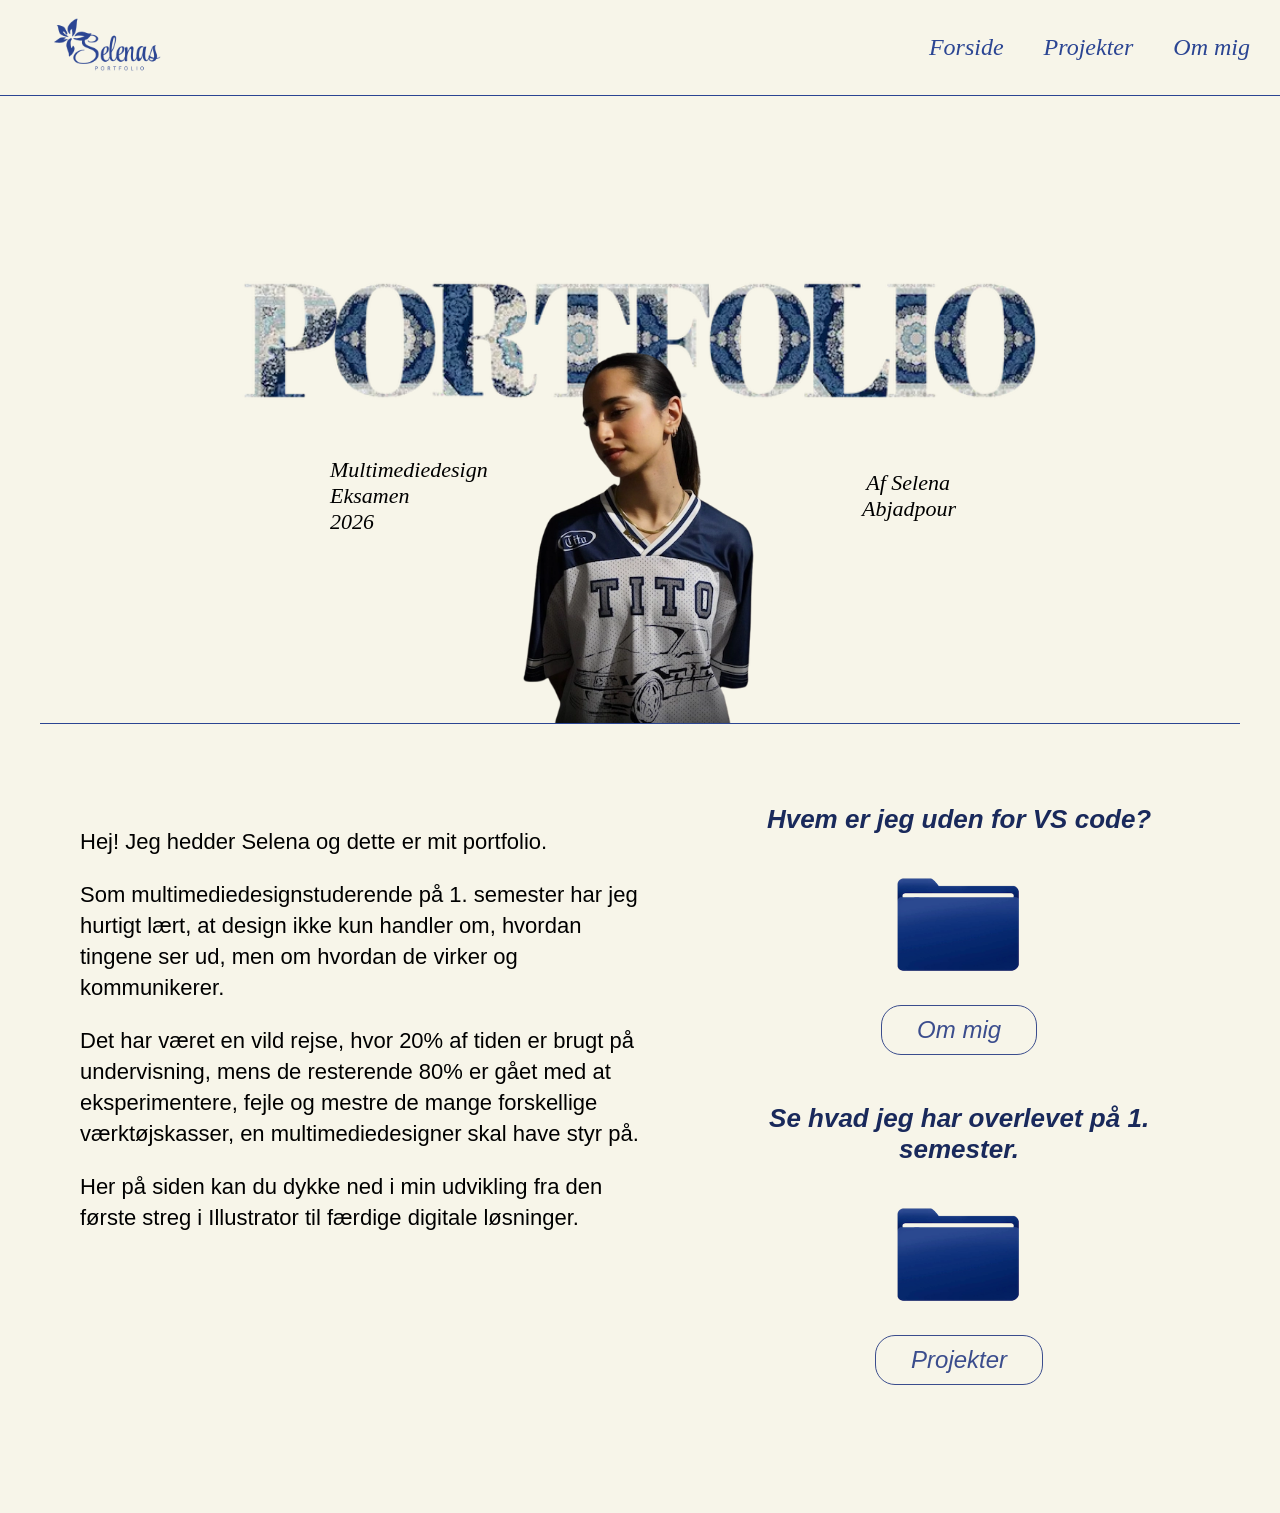
<file: index.html>
<!DOCTYPE html>
<html lang="da">
  <head>
    <meta charset="UTF-8" />
    <meta name="viewport" content="width=device-width, initial-scale=1.0" />
    <link rel="stylesheet" href="css/forside.css" />
    <link rel="stylesheet" href="css/generel.css" />
    <title>Forside</title>
  </head>
  <body>
    <header>
      <div class="logo">
        <a href="index.html">
          <img src="images/LOGO.png" alt="Logo" />
        </a>
      </div>
      <nav>
        <ul class="menu">
          <li><a href="index.html">Forside</a></li>
          <li><a href="projekter.html">Projekter</a></li>
          <li><a href="ommig.html">Om mig</a></li>
        </ul>
        <button class="burger">
          <span class="line"></span>
          <span class="line"></span>
          <span class="line"></span>
        </button>
      </nav>
    </header>
    <main>
      <section class="Forside">
        <img src="images/portfoliotekst.mindre.webp" alt="Forsidetekst" class="forsidetekst" />
        <img src="images/FORSIDE.PORTTRÆTBILLEDE.webp" alt="Forsidebillede" class="forsidebillede" />
        <div class="venstretekst">Multimediedesign Eksamen 2026</div>
        <div class="højretekst">Af Selena Abjadpour</div>
      </section>
      <section class="introduktion">
        <div class="boks">
          <p>Hej! Jeg hedder Selena og dette er mit portfolio.</p>
          <p>Som multimediedesignstuderende på 1. semester har jeg hurtigt lært, at design ikke kun handler om, hvordan tingene ser ud, men om hvordan de virker og kommunikerer.</p>
          <p>Det har været en vild rejse, hvor 20% af tiden er brugt på undervisning, mens de resterende 80% er gået med at eksperimentere, fejle og mestre de mange forskellige værktøjskasser, en multimediedesigner skal have styr på.</p>
          <p>Her på siden kan du dykke ned i min udvikling fra den første streg i Illustrator til færdige digitale løsninger.</p>
        </div>
        <section class="mappe-sektion">
          <h3>Hvem er jeg uden for VS code?</h3>
          <img src="images/bluefolder.png" alt="Mappe ikon" class="mappe-ikon" />
          <a href="ommig.html" class="cta-knap">Om mig</a>
          <h3>Se hvad jeg har overlevet på 1. semester.</h3>
          <img src="images/bluefolder.png" alt="Mappe ikon" class="mappe-ikon" />
          <a href="projekter.html" class="cta-knap">Projekter</a>
        </section>
      </section>
    </main>
    <script src="js/menu.js"></script>
  </body>
</html>
</file>
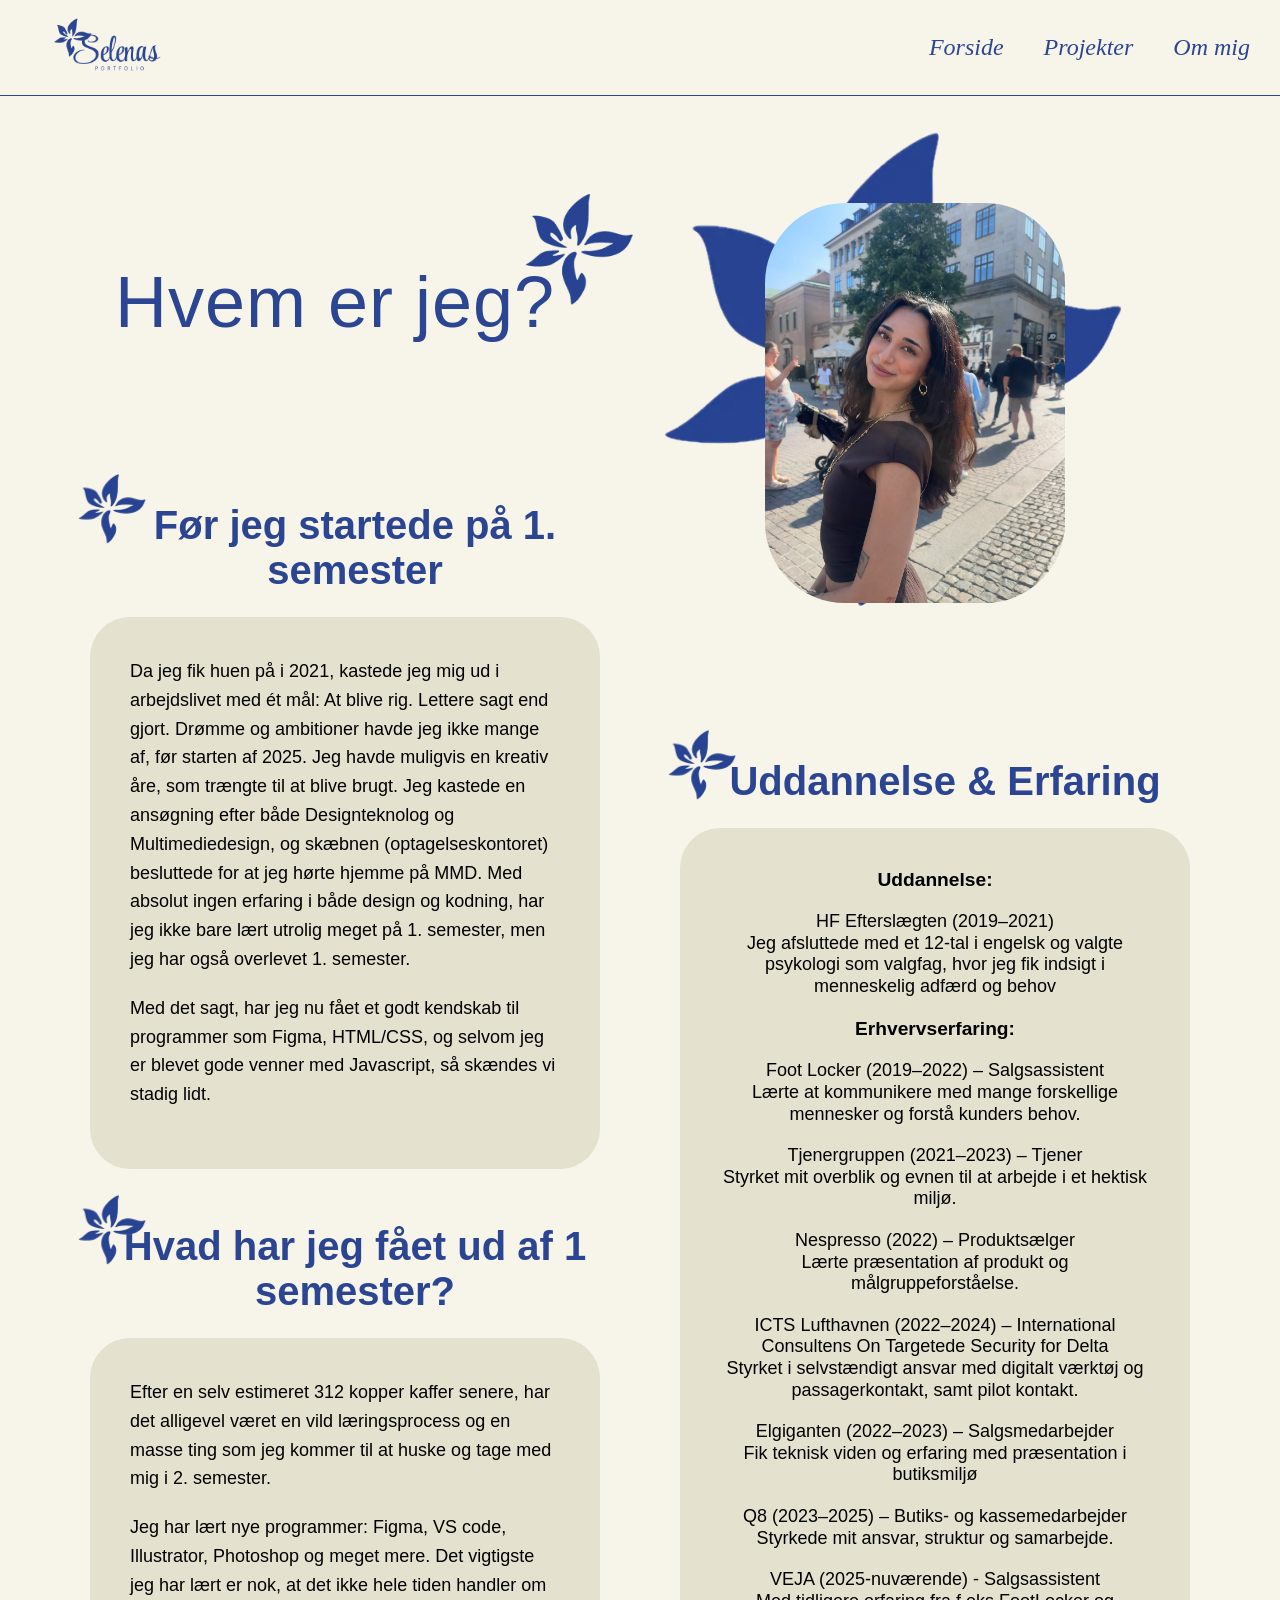
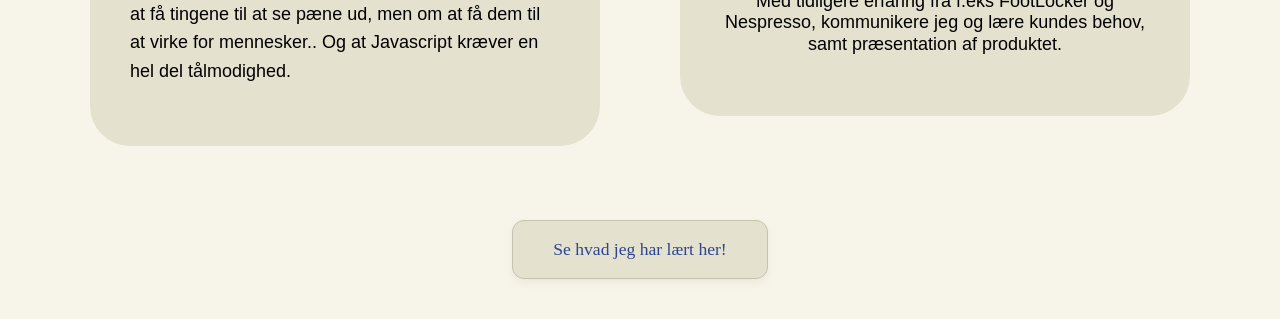
<file: ommig.html>
<!DOCTYPE html>
<html lang="da">
  <head>
    <meta charset="UTF-8" />
    <meta name="viewport" content="width=device-width, initial-scale=1.0" />
    <link rel="stylesheet" href="css/generel.css" />
    <link rel="stylesheet" href="css/ommig.css" />
    <title>Om Mig</title>
  </head>
  <body>
    <header>
      <div class="logo">
        <a href="index.html">
          <img src="images/LOGO.png" alt="Logo" />
        </a>
      </div>
      <nav>
        <ul class="menu">
          <li><a href="index.html">Forside</a></li>
          <li><a href="projekter.html">Projekter</a></li>
          <li><a href="ommig.html">Om mig</a></li>
        </ul>
        <button class="burger">
          <span class="line"></span>
          <span class="line"></span>
          <span class="line"></span>
        </button>
      </nav>
    </header>
    <section class="ommig">
      <div class="overskrift">
        <h2 class="hvemerjeg">Hvem er jeg?</h2>
        <img src="images/flower.webp" alt="Blomst dekoration" class="blomst" />
      </div>
      <div class="billede">
        <img src="images/stroget.webp" alt="Portræt af mig" class="portrait" />
        <img src="images/flower.webp" alt="Blomst dekoration" class="blomst2" />
      </div>
    </section>
    <section class="ommig-sektion">
      <div class="titel-tekst">
        <img src="images/flower.webp" alt="Blomst dekoration" class="blomst3" />
        <h2 class="lidtommig">Før jeg startede på 1. semester</h2>
        <div class="boks1">
          <p>
            Da jeg fik huen på i 2021, kastede jeg mig ud i arbejdslivet med ét mål: At blive rig. Lettere sagt end gjort. Drømme og ambitioner havde jeg ikke mange af, før starten af 2025. Jeg havde muligvis en kreativ åre, som trængte til at blive
            brugt. Jeg kastede en ansøgning efter både Designteknolog og Multimediedesign, og skæbnen (optagelseskontoret) besluttede for at jeg hørte hjemme på MMD. Med absolut ingen erfaring i både design og kodning, har jeg ikke bare lært utrolig
            meget på 1. semester, men jeg har også overlevet 1. semester.
          </p>
          <p>Med det sagt, har jeg nu fået et godt kendskab til programmer som Figma, HTML/CSS, og selvom jeg er blevet gode venner med Javascript, så skændes vi stadig lidt.</p>
        </div>
      </div>
      <div class="titel-tekst">
        <img src="images/flower.webp" alt="Blomst dekoration" class="blomst4" />
        <h2 class="lidtommig">Uddannelse & Erfaring</h2>
        <div class="tekst-boks erfaring-liste boks1">
          <p><strong>Uddannelse:</strong></p>
          <p>
            HF Efterslægten (2019–2021)<br />
            Jeg afsluttede med et 12-tal i engelsk og valgte psykologi som valgfag, hvor jeg fik indsigt i menneskelig adfærd og behov
          </p>
          <p><strong>Erhvervserfaring:</strong></p>
          <p>
            Foot Locker (2019–2022) – Salgsassistent<br />
            Lærte at kommunikere med mange forskellige mennesker og forstå kunders behov.
          </p>
          <p>
            Tjenergruppen (2021–2023) – Tjener<br />
            Styrket mit overblik og evnen til at arbejde i et hektisk miljø.
          </p>
          <p>
            Nespresso (2022) – Produktsælger<br />
            Lærte præsentation af produkt og målgruppeforståelse.
          </p>
          <p>
            ICTS Lufthavnen (2022–2024) – International Consultens On Targetede Security for Delta<br />
            Styrket i selvstændigt ansvar med digitalt værktøj og passagerkontakt, samt pilot kontakt.
          </p>
          <p>
            Elgiganten (2022–2023) – Salgsmedarbejder<br />
            Fik teknisk viden og erfaring med præsentation i butiksmiljø
          </p>
          <p>
            Q8 (2023–2025) – Butiks- og kassemedarbejder<br />
            Styrkede mit ansvar, struktur og samarbejde.
          </p>
          <p>
            VEJA (2025-nuværende) - Salgsassistent<br />
            Med tidligere erfaring fra f.eks FootLocker og Nespresso, kommunikere jeg og lære kundes behov, samt præsentation af produktet.
          </p>
        </div>
      </div>
      <div class="titel-tekst">
        <img src="images/flower.webp" alt="Blomst dekoration" class="blomst5" />
        <h2 class="lidtommig">Hvad har jeg fået ud af 1 semester?</h2>
        <div class="boks1">
          <p>Efter en selv estimeret 312 kopper kaffer senere, har det alligevel været en vild læringsprocess og en masse ting som jeg kommer til at huske og tage med mig i 2. semester.</p>
          <p>
            Jeg har lært nye programmer: Figma, VS code, Illustrator, Photoshop og meget mere. Det vigtigste jeg har lært er nok, at det ikke hele tiden handler om at få tingene til at se pæne ud, men om at få dem til at virke for mennesker.. Og at
            Javascript kræver en hel del tålmodighed.
          </p>
        </div>
      </div>
    </section>
    <div class="knap-beholder">
      <a href="projekter.html" class="bund-knap">Se hvad jeg har lært her!</a>
    </div>
    <script src="js/menu.js"></script>
  </body>
</html>
</file>
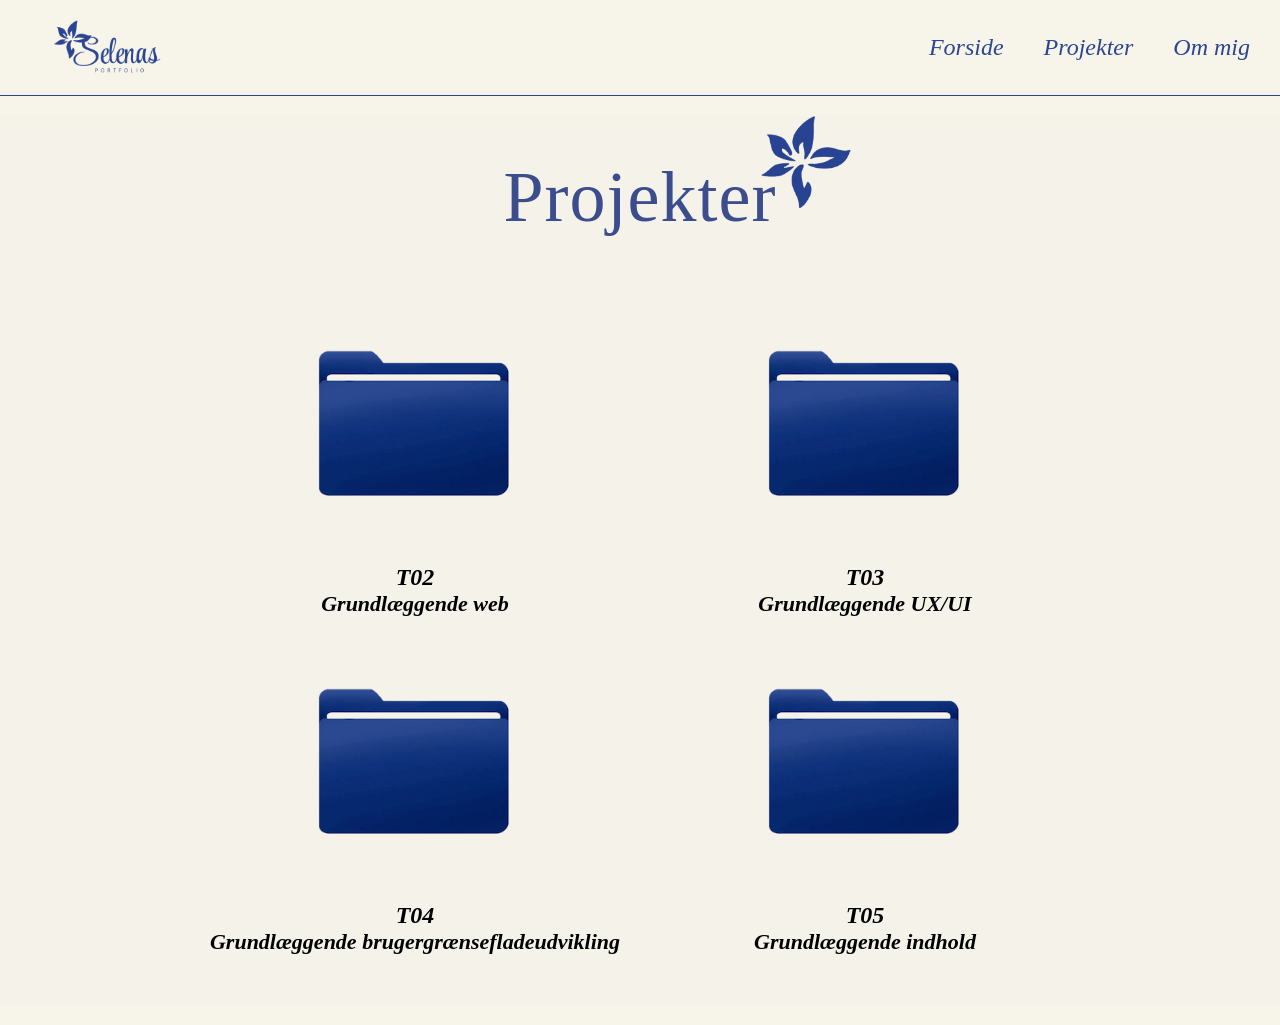
<file: projekter.html>
<html lang="da">
  <head>
    <meta charset="UTF-8" />
    <meta name="viewport" content="width=device-width, initial-scale=1.0" />
    <link rel="stylesheet" href="css/generel.css" />
    <link rel="stylesheet" href="css/projekter.css" />
    <title>Projekter</title>
  </head>
  <body>
    <header>
      <div class="logo">
        <a href="index.html">
          <img src="images/LOGO.png" alt="Logo" />
        </a>
      </div>
      <nav>
        <ul class="menu">
          <li><a href="index.html">Forside</a></li>
          <li><a href="projekter.html">Projekter</a></li>
          <li><a href="ommig.html">Om mig</a></li>
        </ul>
        <button class="burger">
          <span class="line"></span>
          <span class="line"></span>
          <span class="line"></span>
        </button>
      </nav>
    </header>
    <section class="projekter">
      <div class="blomst-container">
        <h2 class="projekter-titel">Projekter</h2>
        <img src="images/flower.webp" alt="Blomst dekoration" class="blomst-dekoration" />
      </div>
      <div class="projekt-liste">
        <div class="projekt-item">
          <a href="t02.html" class="projekt-link">
            <img src="images/bluefolder.png" alt="Mappe ikon" class="projekt-mappe" />
            <div class="projekt-tekst">
              <h3>T02</h3>
              <p>Grundlæggende web</p>
            </div>
          </a>
        </div>
        <div class="projekt-item">
          <a href="t03.html" class="projekt-link">
            <img src="images/bluefolder.png" alt="Mappe ikon" class="projekt-mappe" />
            <div class="projekt-tekst">
              <h3>T03</h3>
              <p>Grundlæggende UX/UI</p>
            </div>
          </a>
        </div>
        <div class="projekt-item">
          <a href="t04.html" class="projekt-link">
            <img src="images/bluefolder.png" alt="Mappe ikon" class="projekt-mappe" />
            <div class="projekt-tekst">
              <h3>T04</h3>
              <p>Grundlæggende brugergrænsefladeudvikling</p>
            </div>
          </a>
        </div>
        <div class="projekt-item">
          <a href="t05.html" class="projekt-link">
            <img src="images/bluefolder.png" alt="Mappe ikon" class="projekt-mappe" />
            <div class="projekt-tekst">
              <h3>T05</h3>
              <p>Grundlæggende indhold</p>
            </div>
          </a>
        </div>
      </div>
    </section>
    <script src="js/menu.js"></script>
  </body>
</html>
</file>
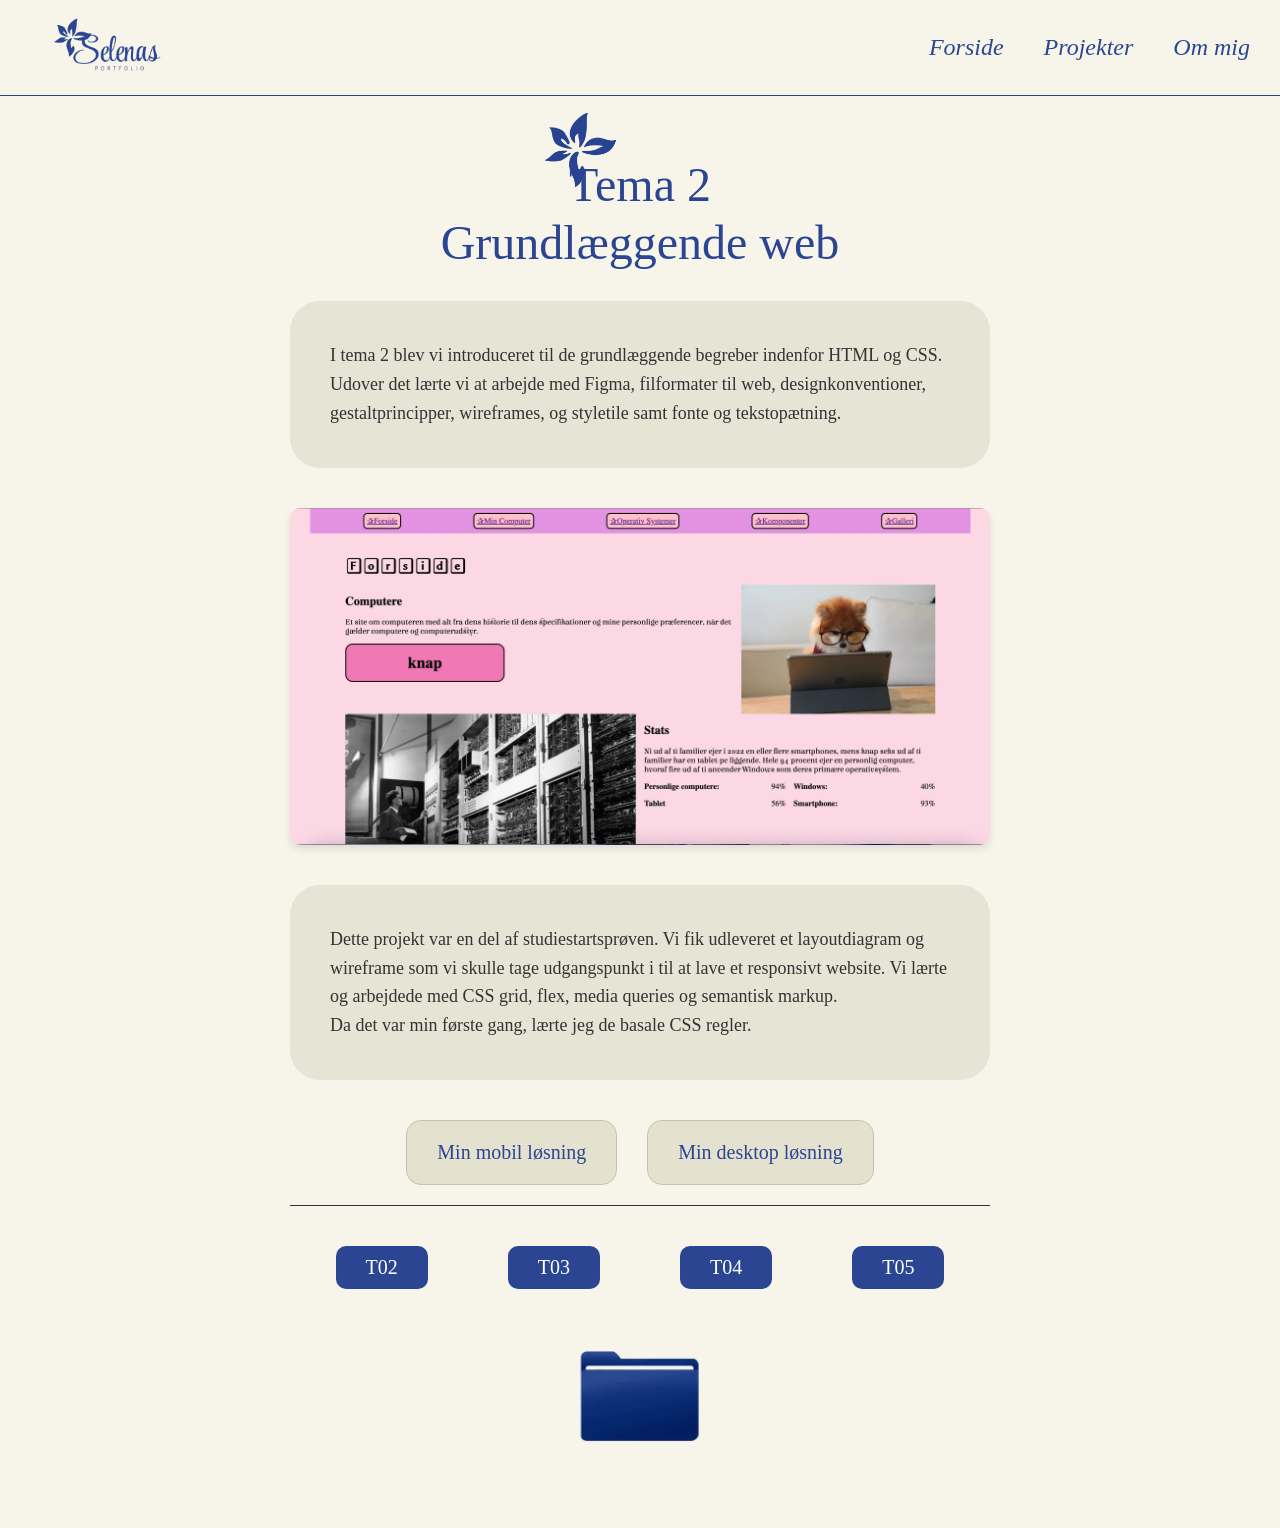
<file: t02.html>
<!DOCTYPE html>
<html lang="da">
  <head>
    <meta charset="UTF-8" />
    <meta name="viewport" content="width=device-width, initial-scale=1.0" />
    <link rel="stylesheet" href="css/generel.css" />
    <link rel="stylesheet" href="css/t02.css" />
    <title>Tema 2</title>
  </head>
  <body>
    <header>
      <div class="logo">
        <a href="index.html">
          <img src="images/LOGO.png" alt="Logo" />
        </a>
      </div>
      <nav>
        <ul class="menu">
          <li><a href="index.html">Forside</a></li>
          <li><a href="projekter.html">Projekter</a></li>
          <li><a href="ommig.html">Om mig</a></li>
        </ul>
        <button class="burger">
          <span class="line"></span>
          <span class="line"></span>
          <span class="line"></span>
        </button>
      </nav>
    </header>
    <section class="tema-projekt">
      <div class="titel-wrapper">
        <img src="images/flower.webp" alt="Blomst dekoration" class="blomst-venstre" />
        <h2 class="hvemerjeg">Tema 2<br />Grundlæggende web</h2>
      </div>
      <div class="tekst-boks">
        <p>
          I tema 2 blev vi introduceret til de grundlæggende begreber indenfor HTML og CSS. Udover det lærte vi at arbejde med Figma, filformater til web, designkonventioner, gestaltprincipper, wireframes, og styletile samt fonte og tekstopætning.
        </p>
      </div>
      <img src="images/operativsys.webp" alt="Billede af Tema 2 projekt" class="projekt-screenshot" />
      <div class="tekst-boks projekt-beskrivelse">
        <p>
          Dette projekt var en del af studiestartsprøven. Vi fik udleveret et layoutdiagram og wireframe som vi skulle tage udgangspunkt i til at lave et responsivt website. Vi lærte og arbejdede med CSS grid, flex, media queries og semantisk markup.
        </p>
        <p>Da det var min første gang, lærte jeg de basale CSS regler.</p>
      </div>
    </section>
    <div class="cta-container">
      <a href="https://selena1000.github.io/Mobilsite1.0/mobilsite.html/index.html" class="cta-knap" target="_blank">Min mobil løsning</a>
      <a href="https://selena1000.github.io/Website/Website.html/index.html" class="cta-knap" target="_blank">Min desktop løsning</a>
    </div>
    <hr class="skillelinje" />
    <div class="tema-nav">
      <a href="t02.html" class="tema-knap">T02</a>
      <a href="t03.html" class="tema-knap">T03</a>
      <a href="t04.html" class="tema-knap">T04</a>
      <a href="t05.html" class="tema-knap">T05</a>
    </div>
    <div class="bund-ikon">
      <a href="projekter.html">
        <img src="images/bluefolder.png" alt="Gå til forsiden" class="projekt-mappe-bund" />
      </a>
    </div>
    <script src="js/menu.js"></script>
  </body>
</html>
</file>
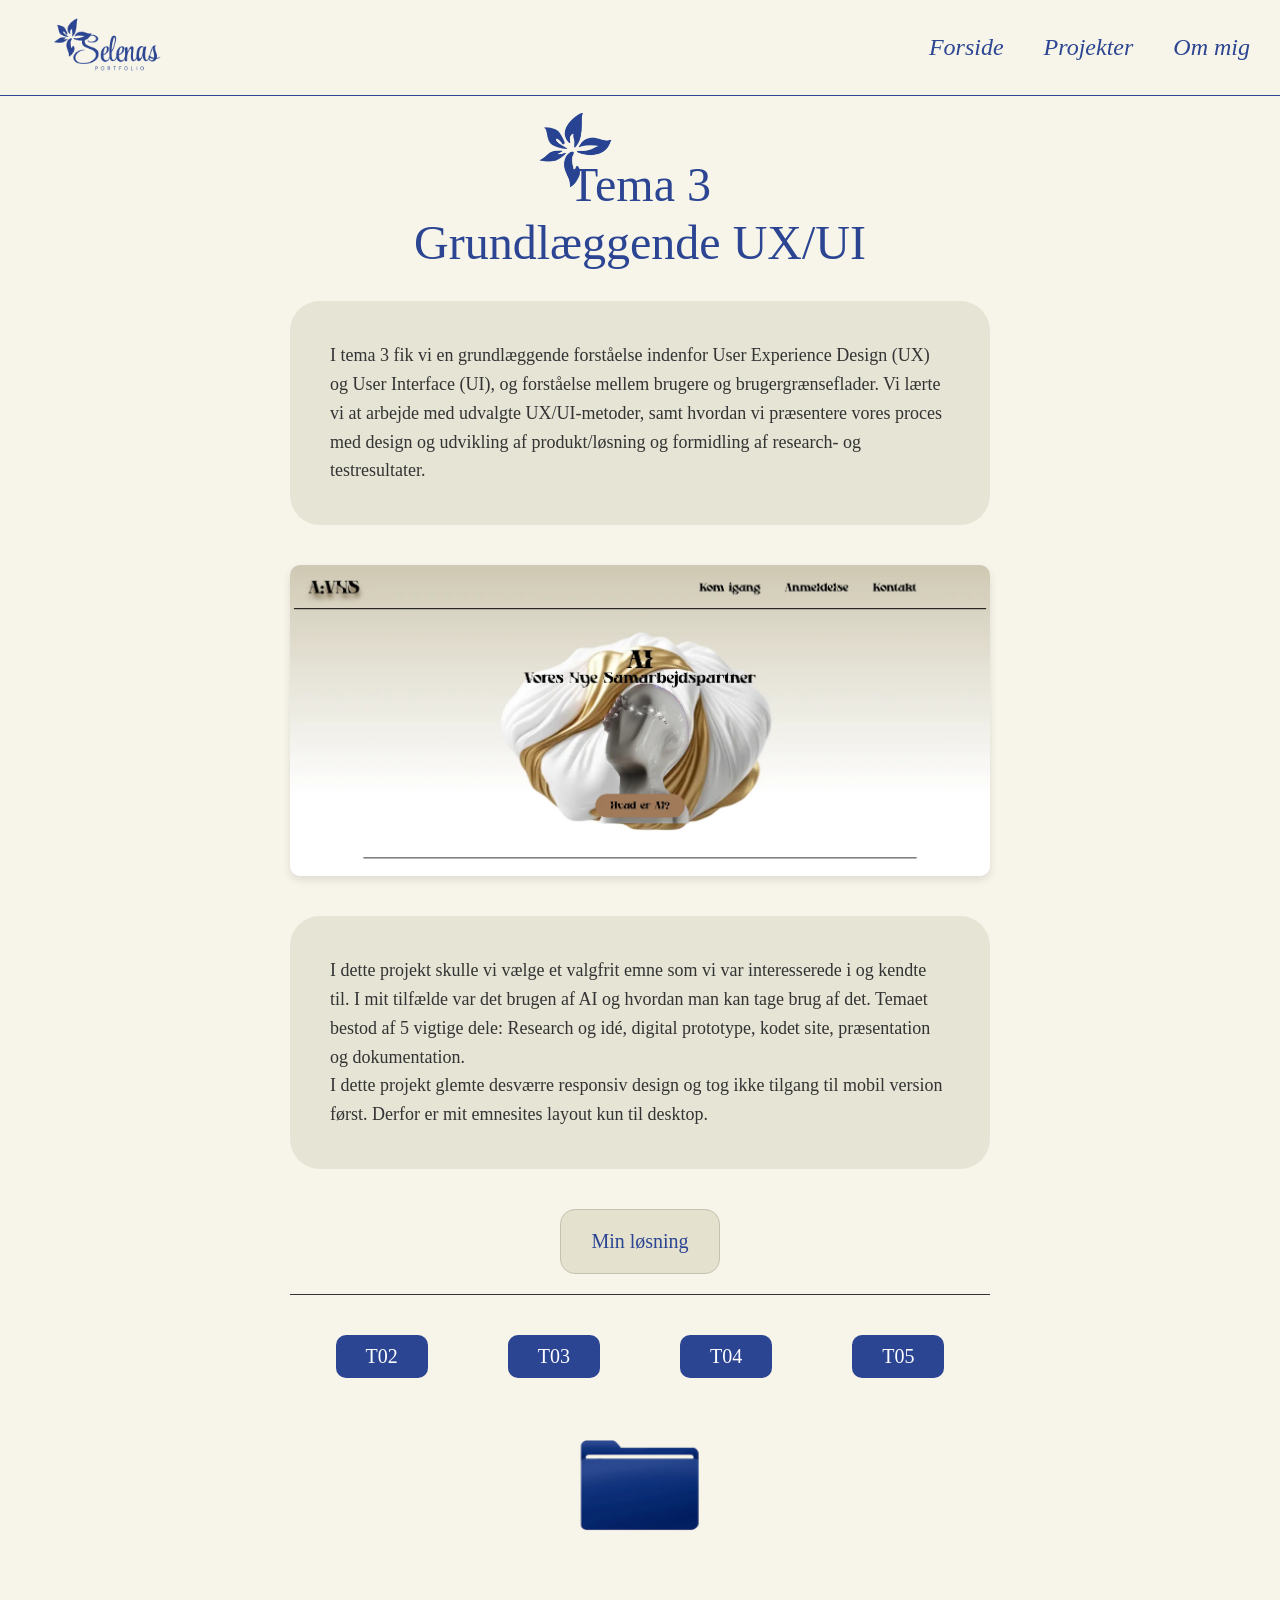
<file: t03.html>
<!DOCTYPE html>
<html lang="da">
  <head>
    <meta charset="UTF-8" />
    <meta name="viewport" content="width=device-width, initial-scale=1.0" />
    <link rel="stylesheet" href="css/generel.css" />
    <link rel="stylesheet" href="css/t03.css" />
    <title>Tema 3</title>
  </head>
  <body>
    <header>
      <div class="logo">
        <a href="index.html">
          <img src="images/LOGO.png" alt="Logo" />
        </a>
      </div>
      <nav>
        <ul class="menu">
          <li><a href="index.html">Forside</a></li>
          <li><a href="projekter.html">Projekter</a></li>
          <li><a href="ommig.html">Om mig</a></li>
        </ul>
        <button class="burger">
          <span class="line"></span>
          <span class="line"></span>
          <span class="line"></span>
        </button>
      </nav>
    </header>
    <section class="tema-projekt">
      <div class="titel-wrapper">
        <img src="images/flower.webp" alt="Blomst dekoration" class="blomst-venstre" />
        <h2 class="hvemerjeg">Tema 3<br />Grundlæggende UX/UI</h2>
      </div>
      <div class="tekst-boks">
        <p>
          I tema 3 fik vi en grundlæggende forståelse indenfor User Experience Design (UX) og User Interface (UI), og forståelse mellem brugere og brugergrænseflader. Vi lærte vi at arbejde med udvalgte UX/UI-metoder, samt hvordan vi præsentere vores
          proces med design og udvikling af produkt/løsning og formidling af research- og testresultater.
        </p>
      </div>
      <img src="images/emnesite.webp" alt="Billede Tema 2 projekt" class="projekt-screenshot" />
      <div class="tekst-boks projekt-beskrivelse">
        <p>
          I dette projekt skulle vi vælge et valgfrit emne som vi var interesserede i og kendte til. I mit tilfælde var det brugen af AI og hvordan man kan tage brug af det. Temaet bestod af 5 vigtige dele: Research og idé, digital prototype, kodet
          site, præsentation og dokumentation.
        </p>
        <p>I dette projekt glemte desværre responsiv design og tog ikke tilgang til mobil version først. Derfor er mit emnesites layout kun til desktop.</p>
      </div>
    </section>
    <div class="cta-container">
      <a href="https://selena1000.github.io/website.prototype/" class="cta-knap" target="_blank">Min løsning</a>
    </div>
    <hr class="skillelinje" />
    <div class="tema-nav">
      <a href="t02.html" class="tema-knap">T02</a>
      <a href="t03.html" class="tema-knap">T03</a>
      <a href="t04.html" class="tema-knap">T04</a>
      <a href="t05.html" class="tema-knap">T05</a>
    </div>
    <div class="bund-ikon">
      <a href="projekter.html">
        <img src="images/bluefolder.png" alt="Gå til forsiden" class="projekt-mappe-bund" />
      </a>
    </div>
    <script src="js/menu.js"></script>
  </body>
</html>
</file>
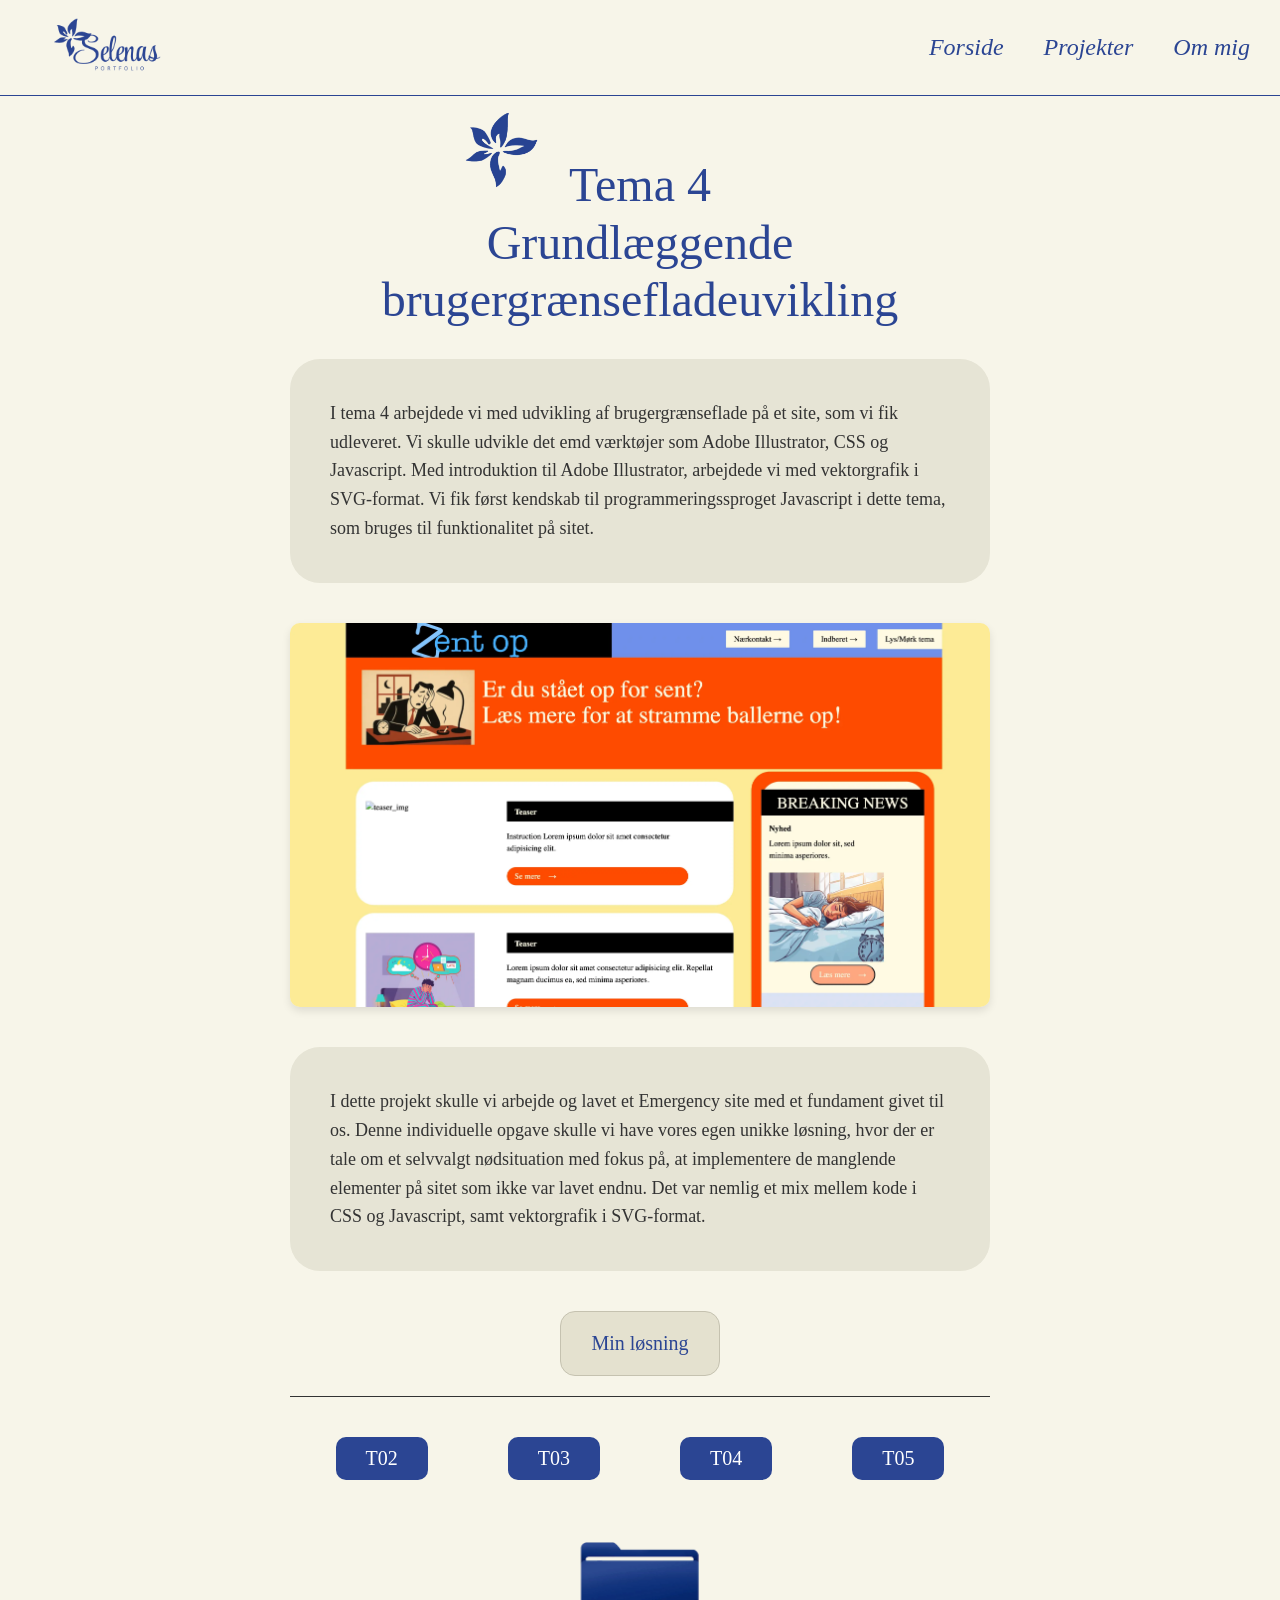
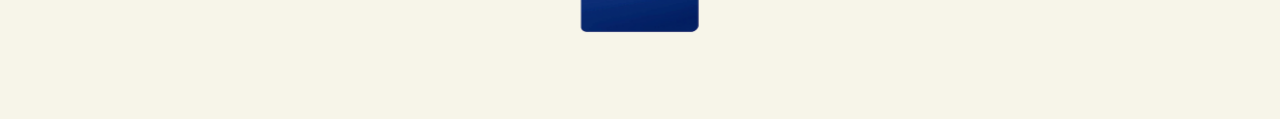
<file: t04.html>
<!DOCTYPE html>
<html lang="da">
  <head>
    <meta charset="UTF-8" />
    <meta name="viewport" content="width=device-width, initial-scale=1.0" />
    <link rel="stylesheet" href="css/generel.css" />
    <link rel="stylesheet" href="css/t04.css" />
    <title>Tema 3</title>
  </head>
  <body>
    <header>
      <div class="logo">
        <a href="index.html">
          <img src="images/LOGO.png" alt="Logo" />
        </a>
      </div>
      <nav>
        <ul class="menu">
          <li><a href="index.html">Forside</a></li>
          <li><a href="projekter.html">Projekter</a></li>
          <li><a href="ommig.html">Om mig</a></li>
        </ul>
        <button class="burger">
          <span class="line"></span>
          <span class="line"></span>
          <span class="line"></span>
        </button>
      </nav>
    </header>
    <section class="tema-projekt">
      <div class="titel-wrapper">
        <img src="images/flower.webp" alt="Blomst dekoration" class="blomst-venstre" />
        <h2 class="hvemerjeg">Tema 4<br />Grundlæggende brugergrænsefladeuvikling</h2>
      </div>
      <div class="tekst-boks">
        <p>
          I tema 4 arbejdede vi med udvikling af brugergrænseflade på et site, som vi fik udleveret. Vi skulle udvikle det emd værktøjer som Adobe Illustrator, CSS og Javascript. Med introduktion til Adobe Illustrator, arbejdede vi med vektorgrafik i
          SVG-format. Vi fik først kendskab til programmeringssproget Javascript i dette tema, som bruges til funktionalitet på sitet.
        </p>
      </div>
      <img src="images/emergencysite.webp" alt="Billede af Tema 3 projekt" class="projekt-screenshot" />
      <div class="tekst-boks projekt-beskrivelse">
        <p>
          I dette projekt skulle vi arbejde og lavet et Emergency site med et fundament givet til os. Denne individuelle opgave skulle vi have vores egen unikke løsning, hvor der er tale om et selvvalgt nødsituation med fokus på, at implementere de
          manglende elementer på sitet som ikke var lavet endnu. Det var nemlig et mix mellem kode i CSS og Javascript, samt vektorgrafik i SVG-format.
        </p>
      </div>
    </section>
    <div class="cta-container">
      <a href="https://selena1000.github.io/emergency-main/" class="cta-knap" target="_blank">Min løsning</a>
    </div>
    <hr class="skillelinje" />
    <div class="tema-nav">
      <a href="t02.html" class="tema-knap">T02</a>
      <a href="t03.html" class="tema-knap">T03</a>
      <a href="t04.html" class="tema-knap">T04</a>
      <a href="t05.html" class="tema-knap">T05</a>
    </div>
    <div class="bund-ikon">
      <a href="projekter.html">
        <img src="images/bluefolder.png" alt="Gå til forsiden" class="projekt-mappe-bund" />
      </a>
    </div>
    <script src="js/menu.js"></script>
  </body>
</html>
</file>
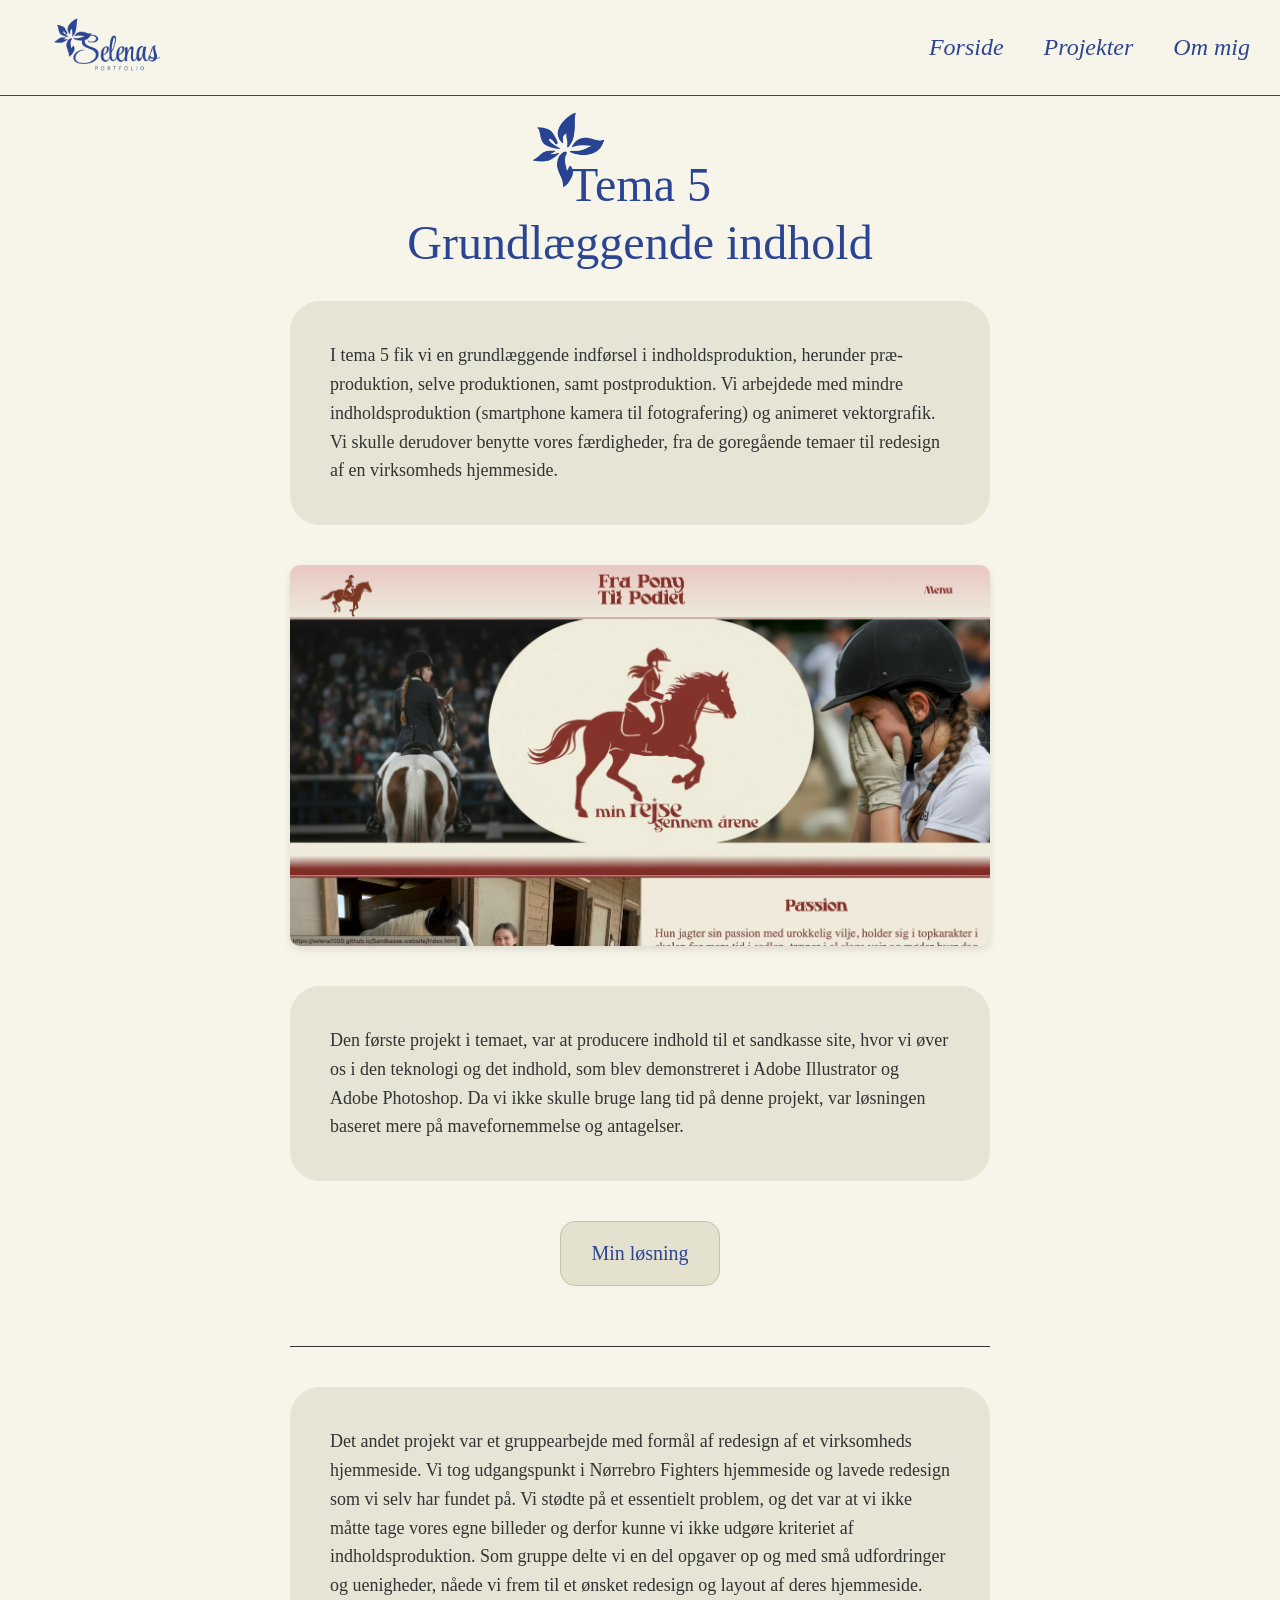
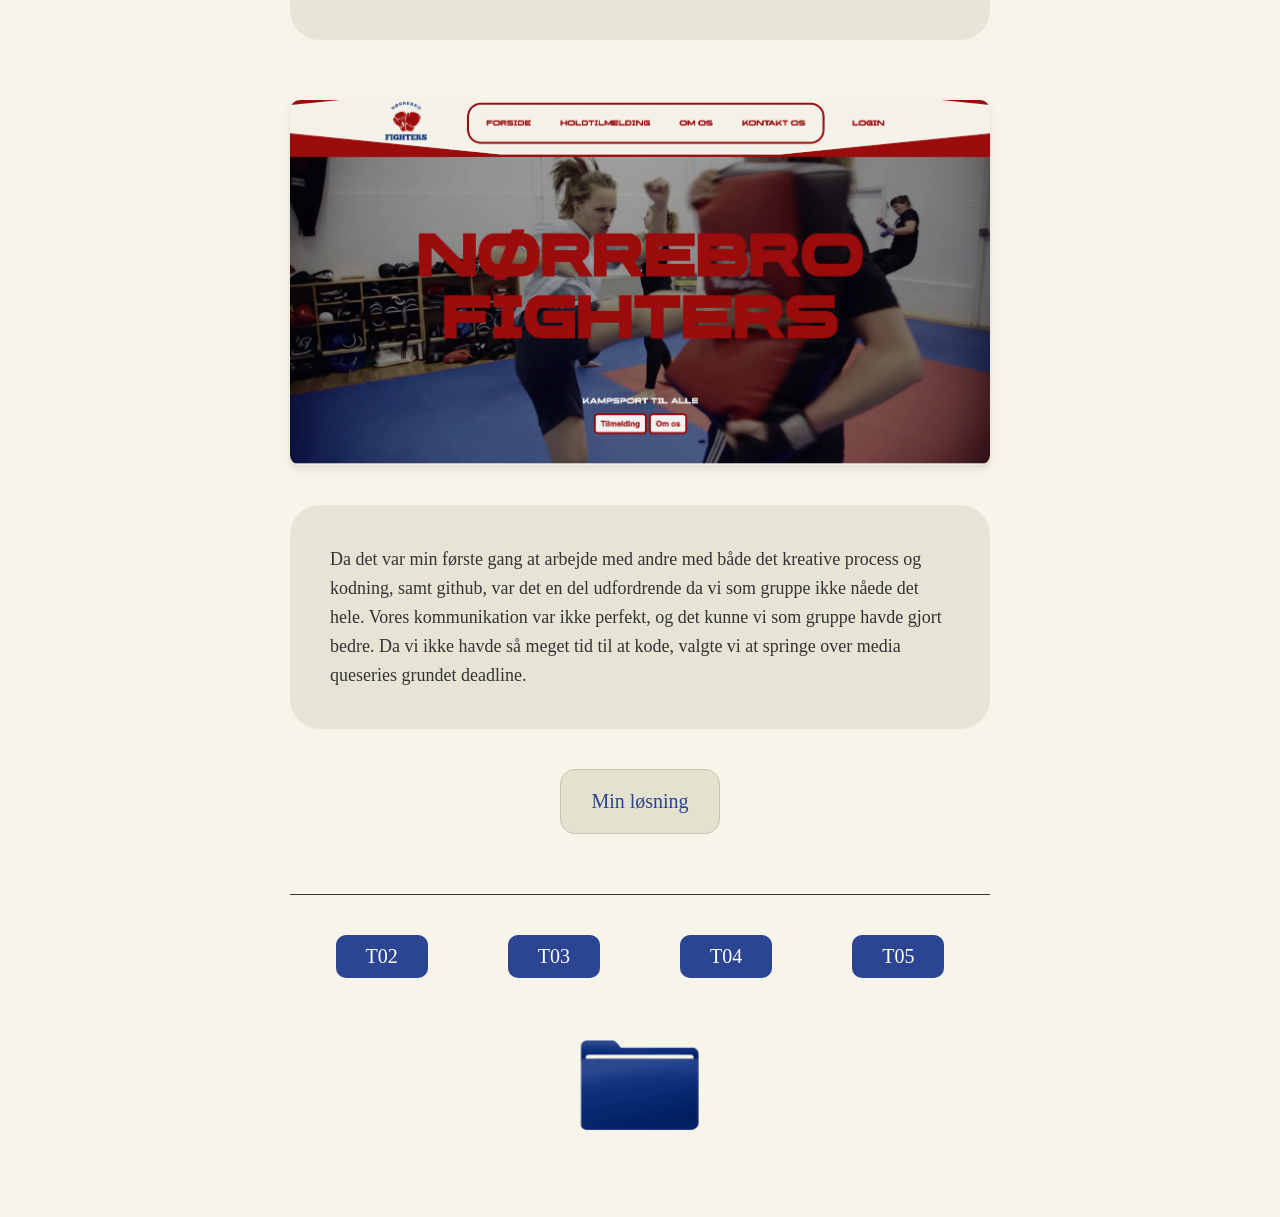
<file: t05.html>
<!DOCTYPE html>
<html lang="da">
  <head>
    <meta charset="UTF-8" />
    <meta name="viewport" content="width=device-width, initial-scale=1.0" />
    <link rel="stylesheet" href="css/generel.css" />
    <link rel="stylesheet" href="css/t05.css" />
    <title>Tema 3</title>
  </head>
  <body>
    <header>
      <div class="logo">
        <a href="index.html">
          <img src="images/LOGO.png" alt="Logo" />
        </a>
      </div>
      <nav>
        <ul class="menu">
          <li><a href="index.html">Forside</a></li>
          <li><a href="projekter.html">Projekter</a></li>
          <li><a href="ommig.html">Om mig</a></li>
        </ul>
        <button class="burger">
          <span class="line"></span>
          <span class="line"></span>
          <span class="line"></span>
        </button>
      </nav>
    </header>
    <section class="tema-projekt">
      <div class="titel-wrapper">
        <img src="images/flower.webp" alt="Blomst dekoration" class="blomst-venstre" />
        <h2 class="hvemerjeg">Tema 5<br />Grundlæggende indhold</h2>
      </div>
      <div class="tekst-boks">
        <p>
          I tema 5 fik vi en grundlæggende indførsel i indholdsproduktion, herunder præ-produktion, selve produktionen, samt postproduktion. Vi arbejdede med mindre indholdsproduktion (smartphone kamera til fotografering) og animeret vektorgrafik. Vi
          skulle derudover benytte vores færdigheder, fra de goregående temaer til redesign af en virksomheds hjemmeside.
        </p>
      </div>
      <img src="images/sandkassesite.webp" alt="Screenshot af Tema 3 projekt" class="projekt-screenshot" />
      <div class="tekst-boks projekt-beskrivelse">
        <p>
          Den første projekt i temaet, var at producere indhold til et sandkasse site, hvor vi øver os i den teknologi og det indhold, som blev demonstreret i Adobe Illustrator og Adobe Photoshop. Da vi ikke skulle bruge lang tid på denne projekt,
          var løsningen baseret mere på mavefornemmelse og antagelser.
        </p>
      </div>
      <div class="cta-container">
        <a href="https://selena1000.github.io/Sandkasse.website/" class="cta-knap" target="_blank">Min løsning</a>
      </div>
      <hr class="skillelinje" />
      <div class="tekst-boks projekt-beskrivelse">
        <p>
          Det andet projekt var et gruppearbejde med formål af redesign af et virksomheds hjemmeside. Vi tog udgangspunkt i Nørrebro Fighters hjemmeside og lavede redesign som vi selv har fundet på. Vi stødte på et essentielt problem, og det var at
          vi ikke måtte tage vores egne billeder og derfor kunne vi ikke udgøre kriteriet af indholdsproduktion. Som gruppe delte vi en del opgaver op og med små udfordringer og uenigheder, nåede vi frem til et ønsket redesign og layout af deres
          hjemmeside.
        </p>
      </div>
      <img src="images/virkomhedssite.webp" alt="Screenshot af Tema 3 projekt" class="projekt-screenshot" />
      <div class="tekst-boks projekt-beskrivelse">
        <p>
          Da det var min første gang at arbejde med andre med både det kreative process og kodning, samt github, var det en del udfordrende da vi som gruppe ikke nåede det hele. Vores kommunikation var ikke perfekt, og det kunne vi som gruppe havde
          gjort bedre. Da vi ikke havde så meget tid til at kode, valgte vi at springe over media queseries grundet deadline.
        </p>
      </div>
      <div class="cta-container">
        <a href="https://selena1000.github.io/virksomheds-site/" class="cta-knap" target="_blank">Min løsning</a>
      </div>
    </section>
    <hr class="skillelinje" />
    <div class="tema-nav">
      <a href="t02.html" class="tema-knap">T02</a>
      <a href="t03.html" class="tema-knap">T03</a>
      <a href="t04.html" class="tema-knap">T04</a>
      <a href="t05.html" class="tema-knap">T05</a>
    </div>
    <div class="bund-ikon">
      <a href="projekter.html">
        <img src="images/bluefolder.png" alt="Gå til forsiden" class="projekt-mappe-bund" />
      </a>
    </div>
    <script src="js/menu.js"></script>
  </body>
</html>
</file>
<file: css/forside.css>
.Forside {
  display: grid;
  grid-template-columns: 1fr;
  justify-items: center;
  align-items: center;
  min-height: 40vh;
  position: relative;
  overflow: hidden;
  margin-top: -3em;
}
.forsidetekst,
.forsidebillede,
.venstretekst,
.højretekst {
  grid-column: 1;
  grid-row: 1;
}
.forsidetekst {
  width: 90%;
  height: auto;
  z-index: 1;
  margin-top: -15vh;
}
.forsidebillede {
  width: 100%;
  max-width: 450px;
  z-index: 2;
  align-self: end;
}
.venstretekst {
  z-index: 3;
  color: #000;
  font-family: "Lora", serif;
  font-size: 14px;
  font-style: italic;
  width: 120px;
  text-align: left;
  justify-self: start;
  margin-left: 5vw;
  margin-top: 10vh;
}
.højretekst {
  z-index: 3;
  color: #000;
  font-family: "Lora", serif;
  font-size: 14px;
  width: 100px;
  text-align: right;
  justify-self: end;
  margin-right: 5vw;
  margin-top: 10vh;
  font-style: italic;
}
.introduktion p {
  margin-top: 1em;
  margin-bottom: 1em;
  width: 80%;
  text-align: left;
  display: flex;
  font-family: "playfair display", sans-serif;
  font-size: 18px;
  line-height: 141%;
  margin-left: auto;
  margin-right: auto;
}
.introduktion {
  border-top: #2b4593 1.5px solid;
}
.mappe-sektion {
  display: flex;
  flex-direction: column;
  align-items: center;
  justify-content: center;
  text-align: center;
  padding: 20px 20px;
}
.mappe-sektion h3 {
  font-family: "playfair display", sans-serif;
  font-weight: 550;
  font-size: 24px;
  font-style: italic;
  color: #19295b;
  max-width: 450px;
}
.mappe-ikon {
  width: 140px;
  height: auto;
}
.cta-knap {
  display: inline-block;
  padding: 10px 35px;
  border: 1.5px solid #3b4d8d;
  border-radius: 20px;
  text-decoration: none;
  color: #3b4d8d;
  font-size: 24px;
  font-style: italic;
  font-family: "playfair display", sans-serif;
  margin-bottom: 2em;
}
.cta-knap:active {
  background-color: rgba(54, 74, 147, 0.753);
}
.boks {
  background-color: #e6e4d5;
  padding: 25px;
  border-radius: 40px;
  justify-content: center;
  max-width: 700px;
  width: 90%;
  margin: auto;
  margin-top: 2em;
}
@media (min-width: 800px) {
  .Forside {
    min-height: 75vh;
  }
  .forsidetekst {
    width: 65%;
    height: auto;
    z-index: 1;
    margin-top: -10vh;
  }
  .forsidebillede {
    width: 100%;
    max-width: 700px;
    z-index: 2;
  }
  .venstretekst {
    font-size: 22px;
    margin-top: 10em;
    margin-left: 15em;
  }
  .højretekst {
    font-size: 22px;
    margin-top: 10em;
    margin-right: 15em;
    width: 4em;
  }
  .introduktion {
    display: grid;
    grid-template-columns: 1.2fr 1fr;
    gap: 60px;
    max-width: 1200px;
    margin: 0 auto;
    padding: 80px 40px;
    align-items: start;
  }
  .introduktion .boks {
    margin: 0;
    width: 100%;
    background-color: transparent;
    padding: 0;
  }
  .introduktion p {
    width: 100%;
    font-size: 22px;
    margin-left: 0;
  }
  .mappe-sektion {
    display: flex;
    flex-direction: column;
    padding: 0;
  }
  .mappe-sektion h3 {
    font-size: 26px;
    margin-bottom: 10px;
  }
  .mappe-ikon {
    width: 160px;
  }
  .cta-knap {
    transition: all 0.3s ease-in-out;
    transform: translateY(0);
  }
  .cta-knap:hover {
    background-color: #3b4d8d;
    color: #ffffff;
    font-style: italic;
    box-shadow: 0px 4px 15px rgba(0, 0, 0, 0.3);
    transition: all 0.3s ease-in-out;
    transform: translateY(-2px);
  }
}
</file>
<file: css/generel.css>
* {
  margin: 0;
  padding: 0;
  box-sizing: border-box;
}
body {
  background: #f7f5e9;
}
header {
  position: sticky;
  top: 0;
  display: flex;
  justify-content: space-between;
  align-items: center;
  padding: 20px;
  height: 6em;
  border-bottom: #2b4593 1.5px solid;
  background: #f7f5e9;
  z-index: 10;
}
.logo img {
  width: 180px;
  height: auto;
}
nav {
  position: relative;
}
.menu {
  display: none;
  list-style: none;
}
.menu a {
  display: block;
  padding: 12px;
  color: #2b4593;
  text-decoration: none;
  font-family: "Lora", serif;
  font-style: italic;
  font-size: 24px;
  text-align: center;
}
.burger {
  display: block;
  width: 30px;
  height: 20px;
  background: transparent;
  border: 0;
  cursor: pointer;
}
.burger .line {
  display: block;
  width: 100%;
  height: 2px;
  background: #2b4593;
  margin-bottom: 5px;
  transition: 1s ease;
}
nav.active .menu {
  display: block;
  position: fixed;
  top: 94px;
  left: 0;
  width: 100%;
  background: #e4e1cf;
  border: #2b4593 1.5px solid;
  border-radius: 3em;
  box-shadow: 0 10px 10px rgba(0, 0, 0, 0.1);
}
nav.active .menu li {
  margin: 10px 20px;
}
.burger.active .line:nth-child(1) {
  transform: rotate(45deg) translate(5px, 5px);
}
.burger.active .line:nth-child(2) {
  opacity: 0;
}
.burger.active .line:nth-child(3) {
  transform: rotate(-45deg) translate(5px, -5px);
}
@media (min-width: 800px) {
  header {
    position: sticky;
    top: 0;
    display: flex;
    justify-content: space-between;
    align-items: center;
    padding: 20px;
    height: 6em;
    border-bottom: #2b4593 1.5px solid;
  }
  .logo img {
    width: 180px;
    height: auto;
  }
  nav {
    display: flex;
    align-items: center;
  }
  .menu {
    display: flex;
    list-style: none;
    margin: 0;
    padding: 0;
  }
  .menu li {
    margin-right: 20px;
  }
  .menu li:last-child {
    margin-right: 0;
  }
  .menu a {
    display: block;
    padding: 10px;
    color: #2b4593;
    text-decoration: none;
    transition: color 0.3s;
    text-align: end;
    font-family: "lora", serif;
    font-style: italic;
    font-size: 24px;
  }
  .menu a:hover {
    color: #2468bc;
  }
  header nav li a::after {
    content: "";
    position: absolute;
    left: 0%;
    bottom: 0;
    width: 0;
    height: 1.5px;
    background-color: #2468bc;
    transition: 0.3s ease;
  }
  header nav li a:hover::after {
    width: 100%;
  }
  nav ul li a {
    text-decoration: none;
    position: relative;
    transition: color 0.3s ease;
  }
  .burger {
    width: 30px;
    height: 20px;
    cursor: pointer;
  }
  .burger .line {
    display: block;
    width: 100%;
    height: 2px;
    background-color: #2b4593;
    margin-bottom: 5px;
    transition: 0.2s linear;
  }
  .burger {
    display: none;
  }
}
</file>
<file: css/ommig.css>
.ommig {
  text-align: center;
  padding: 20px;
}
.overskrift {
  position: relative;
  display: inline-block;
  margin-top: 65px;
  margin-bottom: 50px;
}
.hvemerjeg {
  font-family: "Lora", sans-serif;
  font-weight: 500;
  letter-spacing: 1px;
  color: #2b4593;
  text-align: center;
  font-size: clamp(2.5rem, 8vw, 4.5rem);
}
.blomst {
  position: absolute;
  top: -110%;
  right: -80px;
  width: 100px;
  max-width: 120px;
  height: auto;
  z-index: 1;
}
.portrait {
  width: 60%;
  max-width: 500px;
  height: auto;
  border-radius: 5em;
  display: block;
  margin: 0 auto;
}
.blomst2 {
  z-index: -2;
  position: absolute;
  top: 22%;
  left: 0%;
  width: 100%;
  height: auto;
}
.ommig-sektion {
  padding: 60px 20px;
  display: flex;
  flex-direction: column;
  align-items: center;
}
.titel-tekst {
  position: relative;
  max-width: 600px;
  margin-bottom: 30px;
}
.blomst3 {
  position: absolute;
  left: 40px;
  top: -49px;
  width: 70px;
  height: auto;
}
.blomst4 {
  position: absolute;
  left: 44px;
  top: -40px;
  width: 70px;
  height: auto;
}
.blomst5 {
  position: absolute;
  left: -25px;
  top: -40px;
  width: 70px;
  height: auto;
}
.lidtommig {
  font-family: "Lora", sans-serif;
  color: #2b4593;
  font-weight: 600;
  text-align: center;
  font-size: clamp(1.5rem, 5vw, 2.5rem);
}
.boks1 {
  background-color: #e4e1cf;
  padding: 40px;
  margin: 2.5em 0;
  border-radius: 40px;
  max-width: 700px;
  width: 100%;
}
.boks1 p {
  font-family: "playfair display", sans-serif;
  font-size: 18px;
  line-height: 1.6;
  margin-bottom: 20px;
}
.erfaring-liste {
  text-align: center;
}
.erfaring-liste p {
  font-family: "playfair display", sans-serif;
  font-size: 18px;
  margin-bottom: 20px;
  line-height: 1.2;
}
.erfaring-liste strong {
  display: block;
  font-size: 1.2rem;
  margin-bottom: 10px;
}
.ommig-grid-wrapper {
  display: block;
  width: 100%;
}
@media (min-width: 800px) {
  .ommig {
    display: flex;
    justify-content: space-around;
    align-items: center;
    max-width: 1200px;
    margin: 0 auto;
    margin-top: 5em;
    margin-bottom: 5em;
  }
  .hvemerjeg {
    padding-bottom: 3em;
  }
  .blomst {
    width: 170px;
    top: -77px;
    right: -85px;
  }
  .blomst2 {
    width: 40%;
    top: 10%;
    left: 50%;
  }
  .ommig-sektion {
    display: grid;
    grid-template-columns: 1fr 1fr;
    gap: 1px 80px;
    max-width: 1200px;
    margin: 0 auto;
    align-items: start;
    padding: 50px;
  }
  .ommig-sektion > .titel-tekst:nth-of-type(1) {
    grid-column: 1;
    grid-row: 1;
    margin-top: -16em;
  }
  .ommig-sektion > .titel-tekst:nth-of-type(2) {
    grid-column: 2;
    grid-row: 1 / span 2;
  }
  .ommig-sektion > .titel-tekst:nth-of-type(3) {
    grid-column: 1;
    grid-row: 2;
  }
  .boks1 {
    max-width: 100%;
    margin: 1.5em 0;
  }
  .lidtommig {
    padding-left: 20px;
  }
  .blomst3,
  .blomst4,
  .blomst5 {
    left: -15px;
    top: -35px;
    width: 75px;
  }
  .knap-beholder {
    display: flex;
    justify-content: center;
    width: 100%;
    margin-top: -30px;
    padding-bottom: 40px;
  }
  .bund-knap {
    display: inline-block;
    background-color: #e4e1cf;
    color: #2b4593;
    padding: 18px 40px;
    text-decoration: none;
    font-family: "Lora", serif;
    font-size: 1.1rem;
    font-weight: 500;
    border-radius: 12px;
    border: 1px solid #c5c2b0;
    transition: all 0.3s ease-in-out;
    box-shadow: 0px 4px 10px rgba(0, 0, 0, 0.05);
  }
  .bund-knap:hover {
    background-color: #d8d4bf;
    transform: scale(1.05);
    box-shadow: 0px 6px 15px rgba(0, 0, 0, 0.1);
  }
}
</file>
<file: css/projekter.css>
.projekter {
  padding: 40px 20px;
  background-color: #f5f2e9;
  min-height: 10vh;
  margin: 20px 0;
}
.projekter-titel {
  font-family: "Lora", serif;
  font-weight: 530;
  letter-spacing: 1px;
  color: #2b4593;
  font-size: 3em;
  text-align: center;
  margin-bottom: 50px;
  font-size: clamp(2.5rem, 8vw, 4.5rem);
}
.projekt-liste {
  display: flex;
  flex-direction: column;
  gap: 40px;
  max-width: 300px;
  margin: 0 auto;
}
.projekt-item {
  display: flex;
  align-items: center;
  gap: 20px;
}
.projekt-mappe {
  width: 40%;
  height: auto;
}
.projekt-tekst h3 {
  font-family: "lora", serif;
  font-style: italic;
  font-size: 1.2rem;
  margin: 0;
  color: #000;
}
.projekt-tekst p {
  font-family: "lora", serif;
  font-style: italic;
  font-weight: 600;
  font-size: 1rem;
  margin: 0;
  color: #000;
}
.blomst-container {
  position: relative;
  display: inline-block;
  left: 50%;
  transform: translateX(-50%);
  margin-bottom: 50px;
}
.projekter-titel {
  margin: 0;
  color: #3b4d8d;
  font-family: "Serif-font", serif;
  font-size: clamp(2.5rem, 8vw, 4.5rem);
}
.blomst-dekoration {
  position: absolute;
  top: -4em;
  right: -5em;
  width: 100px;
  height: auto;
}
.projekt-link {
  display: flex;
  flex-direction: row;
  align-items: center;
  text-decoration: none;
  transition: transform 0.2s ease;
}
.projekt-link:active {
  opacity: 0.7;
  transform: scale(0.98);
}
.projekt-item {
  display: block;
  align-items: center;
  gap: 20px;
  padding: 10px;
}
@media (min-width: 800px) {
  .projekt-liste {
    display: grid;
    grid-template-columns: repeat(2, 1fr); /* 2x2 layout */
    gap: 0px 0px;
    max-width: 900px;
    justify-items: center;
  }
  .projekt-tekst h3 {
    font-size: 24px;
  }
  .projekt-tekst p {
    font-size: 22px;
  }
  .projekt-link {
    display: flex;
    flex-direction: column;
    align-items: center;
    text-align: center;
    text-decoration: none;
    transition: all 0.4s ease-in-out;
  }
  .projekt-mappe {
    width: 250px;
    height: auto;
    margin-bottom: 15px;
    transition: filter 0.3s ease;
  }
  .projekt-link:hover {
    transform: translateY(-10px);
  }
  .projekt-link:hover .projekt-mappe {
    filter: brightness(1.5);
  }
  .projekt-link:hover .projekt-tekst h3,
  .projekt-link:hover .projekt-tekst p {
    color: #356a92;
  }
  .blomst-dekoration {
    position: absolute;
    top: -3em;
    right: -5em;
    width: 100px;
    height: auto;
  }
}
</file>
<file: css/t02.css>
.tema-projekt {
  padding: 60px 20px;
  display: flex;
  flex-direction: column;
  align-items: center;
  padding-bottom: 0px;
}
.titel-wrapper {
  position: relative;
  max-width: 600px;
  margin-bottom: 30px;
  text-align: center;
}
.blomst-venstre {
  position: absolute;
  left: 57px;
  top: -33px;
  width: 56px;
  height: auto;
}
.hvemerjeg {
  font-family: "Lora", serif;
  color: #2b4593;
  font-size: clamp(1.8rem, 6vw, 3rem);
  line-height: 1.2;
  margin: 0;
  font-weight: 500;
}
.tekst-boks {
  background-color: #e6e4d5;
  padding: 40px;
  border-radius: 30px;
  max-width: 700px;
  width: 90%;
  margin-bottom: 40px;
}
.tekst-boks p {
  font-family: "Playfair Display", serif;
  font-size: 18px;
  line-height: 1.6;
  text-align: left;
  color: #333;
}
.projekt-screenshot {
  width: 90%;
  max-width: 700px;
  height: auto;
  border-radius: 10px;
  box-shadow: 0 4px 8px rgba(0, 0, 0, 0.1);
  margin-bottom: 40px;
}
.projekt-beskrivelse {
  margin-bottom: 60px;
}
.cta-container {
  display: flex;
  justify-content: center;
  gap: 20px;
}
.cta-knap {
  background-color: #e6e4d5;
  color: #2b4593;
  padding: 15px 25px;
  border-radius: 30px;
  text-decoration: none;
  font-family: "Playfair Display", sans-serif;
  font-size: 18px;
  transition: opacity 0.2s;
}
.skillelinje {
  border: 0;
  border-top: 1px solid #333;
  width: 90%;
  max-width: 700px;
  margin: 40px auto;
}
.tema-nav {
  display: flex;
  justify-content: center;
  gap: 15px;
  margin-bottom: 30px;
}
.tema-knap {
  background-color: #2b4593;
  color: white;
  padding: 8px 20px;
  border-radius: 10px;
  text-decoration: none;
  font-family: "playfair display" sans-serif;
}
.bund-ikon {
  display: flex;
  justify-content: center;
  padding-bottom: 50px;
}
.projekt-mappe-bund {
  width: 80px;
  height: auto;
}
@media (min-width: 800px) {
  .blomst-venstre {
    left: 100px;
    top: -50px;
    width: 80px;
  }

  .tema-nav {
    gap: 80px;
  }
  .tema-knap {
    font-size: 20px;
    padding: 10px 30px;
    transition: all 0.3s ease-in-out;
  }
  .cta-container {
    display: flex;
    justify-content: center;
    gap: 30px;
    margin: 60px 0;
    flex-wrap: wrap;
    margin-top: auto;
  }
  .cta-container a {
    display: inline-block;
    background-color: #e4e1cf;
    color: #2b4593;
    padding: 20px 30px;
    font-family: "Lora", serif;
    font-size: 20px;
    font-weight: 500;
    text-decoration: none;
    border-radius: 15px;
    border: 1px solid #c5c2b0;
    transition: all 0.3s ease-in-out;
    text-align: center;
    margin-top: -1em;
    margin-bottom: -2em;
  }
  .cta-container a:hover {
    background-color: #2b4593;
    color: #ffffff;
    transform: translateY(-8px);
    box-shadow: 0px 10px 20px rgba(0, 0, 0, 0.4);
  }
  .cta-container a:active {
    transform: translateY(-2px);
    box-shadow: 0px 4px 8px rgba(0, 0, 0, 0.372);
  }
  .projekt-mappe-bund {
    width: 155px;
  }
  .tema-nav a:hover {
    background-color: #e4e1cf;
    color: #2b4593;
    transform: translateY(-8px);
    box-shadow: 0px 10px 20px rgba(0, 0, 0, 0.419);
  }
  .tema-nav a:active {
    transform: translateY(-2px);
    box-shadow: 0px 4px 8px rgba(0, 0, 0, 0.383);
  }
  .bund-ikon a:hover {
    transform: translateY(-8px);
    box-shadow: 0px 10px 20px rgba(0, 0, 0, 0);
  }
  .bund-ikon a:active {
    transform: translateY(-2px);
    box-shadow: 0px 4px 8px rgba(0, 0, 0, 0);
  }
}
</file>
<file: css/t03.css>
.tema-projekt {
  padding: 60px 20px;
  display: flex;
  flex-direction: column;
  align-items: center;
  padding-bottom: 0px;
}
.titel-wrapper {
  position: relative;
  max-width: 600px;
  margin-bottom: 30px;
  text-align: center;
}
.blomst-venstre {
  position: absolute;
  left: 57px;
  top: -33px;
  width: 56px;
  height: auto;
}
.hvemerjeg {
  font-family: "Lora", serif;
  color: #2b4593;
  font-size: clamp(1.8rem, 6vw, 3rem);
  line-height: 1.2;
  margin: 0;
  font-weight: 500;
}
.tekst-boks {
  background-color: #e6e4d5;
  padding: 40px;
  border-radius: 30px;
  max-width: 700px;
  width: 90%;
  margin-bottom: 40px;
}
.tekst-boks p {
  font-family: "Playfair Display", serif;
  font-size: 18px;
  line-height: 1.6;
  text-align: left;
  color: #333;
}
.projekt-screenshot {
  width: 90%;
  max-width: 700px;
  height: auto;
  border-radius: 10px;
  box-shadow: 0 4px 8px rgba(0, 0, 0, 0.1);
  margin-bottom: 40px;
}
.projekt-beskrivelse {
  margin-bottom: 60px;
}
.cta-container {
  display: flex;
  justify-content: center;
  gap: 20px;
}
.cta-knap {
  background-color: #e6e4d5;
  color: #2b4593;
  padding: 15px 25px;
  border-radius: 30px;
  text-decoration: none;
  font-family: "Playfair Display", sans-serif;
  font-size: 18px;
  transition: opacity 0.2s;
}
.skillelinje {
  border: 0;
  border-top: 1px solid #333;
  width: 90%;
  max-width: 700px;
  margin: 40px auto;
}
.tema-nav {
  display: flex;
  justify-content: center;
  gap: 15px;
  margin-bottom: 30px;
}
.tema-knap {
  background-color: #2b4593;
  color: white;
  padding: 8px 20px;
  border-radius: 10px;
  text-decoration: none;
  font-family: "playfair display" sans-serif;
}
.bund-ikon {
  display: flex;
  justify-content: center;
  padding-bottom: 50px;
}
.projekt-mappe-bund {
  width: 80px;
  height: auto;
}
@media (min-width: 800px) {
  .blomst-venstre {
    left: 122px;
    top: -50px;
    width: 80px;
  }

  .tema-nav {
    gap: 80px;
  }
  .tema-knap {
    font-size: 20px;
    padding: 10px 30px;
    transition: all 0.3s ease-in-out;
  }
  .cta-container {
    display: flex;
    justify-content: center;
    gap: 30px;
    margin: 60px 0;
    flex-wrap: wrap;
    margin-top: auto;
  }
  .cta-container a {
    display: inline-block;
    background-color: #e4e1cf;
    color: #2b4593;
    padding: 20px 30px;
    font-family: "Lora", serif;
    font-size: 20px;
    font-weight: 500;
    text-decoration: none;
    border-radius: 15px;
    border: 1px solid #c5c2b0;
    transition: all 0.3s ease-in-out;
    text-align: center;
    margin-top: -1em;
    margin-bottom: -2em;
  }
  .cta-container a:hover {
    background-color: #2b4593;
    color: #ffffff;
    transform: translateY(-8px);
    box-shadow: 0px 10px 20px rgba(0, 0, 0, 0.4);
  }
  .cta-container a:active {
    transform: translateY(-2px);
    box-shadow: 0px 4px 8px rgba(0, 0, 0, 0.372);
  }
  .projekt-mappe-bund {
    width: 155px;
  }
  .tema-nav a:hover {
    background-color: #e4e1cf;
    color: #2b4593;
    transform: translateY(-8px);
    box-shadow: 0px 10px 20px rgba(0, 0, 0, 0.419);
  }
  .tema-nav a:active {
    transform: translateY(-2px);
    box-shadow: 0px 4px 8px rgba(0, 0, 0, 0.383);
  }
  .bund-ikon a:hover {
    transform: translateY(-8px);
    box-shadow: 0px 10px 20px rgba(0, 0, 0, 0);
  }
  .bund-ikon a:active {
    transform: translateY(-2px);
    box-shadow: 0px 4px 8px rgba(0, 0, 0, 0);
  }
}
</file>
<file: css/t04.css>
.tema-projekt {
  padding: 60px 20px;
  display: flex;
  flex-direction: column;
  align-items: center;
  padding-bottom: 0px;
}
.titel-wrapper {
  position: relative;
  max-width: 600px;
  margin-bottom: 30px;
  text-align: center;
}
.blomst-venstre {
  position: absolute;
  left: 57px;
  top: -33px;
  width: 56px;
  height: auto;
}
.hvemerjeg {
  font-family: "Lora", serif;
  color: #2b4593;
  font-size: clamp(1.8rem, 6vw, 3rem);
  line-height: 1.2;
  margin: 0;
  font-weight: 500;
}
.tekst-boks {
  background-color: #e6e4d5;
  padding: 40px;
  border-radius: 30px;
  max-width: 700px;
  width: 90%;
  margin-bottom: 40px;
}
.tekst-boks p {
  font-family: "Playfair Display", serif;
  font-size: 18px;
  line-height: 1.6;
  text-align: left;
  color: #333;
}
.projekt-screenshot {
  width: 90%;
  max-width: 700px;
  height: auto;
  border-radius: 10px;
  box-shadow: 0 4px 8px rgba(0, 0, 0, 0.1);
  margin-bottom: 40px;
}
.projekt-beskrivelse {
  margin-bottom: 60px;
}
.cta-container {
  display: flex;
  justify-content: center;
  gap: 20px;
}
.cta-knap {
  background-color: #e6e4d5;
  color: #2b4593;
  padding: 15px 25px;
  border-radius: 30px;
  text-decoration: none;
  font-family: "Playfair Display", sans-serif;
  font-size: 18px;
  transition: opacity 0.2s;
}
.skillelinje {
  border: 0;
  border-top: 1px solid #333;
  width: 90%;
  max-width: 700px;
  margin: 40px auto;
}
.tema-nav {
  display: flex;
  justify-content: center;
  gap: 15px;
  margin-bottom: 30px;
}
.tema-knap {
  background-color: #2b4593;
  color: white;
  padding: 8px 20px;
  border-radius: 10px;
  text-decoration: none;
  font-family: "playfair display" sans-serif;
}
.bund-ikon {
  display: flex;
  justify-content: center;
  padding-bottom: 50px;
}
.projekt-mappe-bund {
  width: 80px;
  height: auto;
}
@media (min-width: 800px) {
  .blomst-venstre {
    left: 122px;
    top: -50px;
    width: 80px;
  }

  .tema-nav {
    gap: 80px;
  }
  .tema-knap {
    font-size: 20px;
    padding: 10px 30px;
    transition: all 0.3s ease-in-out;
  }
  .cta-container {
    display: flex;
    justify-content: center;
    gap: 30px;
    margin: 60px 0;
    flex-wrap: wrap;
    margin-top: auto;
  }
  .cta-container a {
    display: inline-block;
    background-color: #e4e1cf;
    color: #2b4593;
    padding: 20px 30px;
    font-family: "Lora", serif;
    font-size: 20px;
    font-weight: 500;
    text-decoration: none;
    border-radius: 15px;
    border: 1px solid #c5c2b0;
    transition: all 0.3s ease-in-out;
    text-align: center;
    margin-top: -1em;
    margin-bottom: -2em;
  }
  .cta-container a:hover {
    background-color: #2b4593;
    color: #ffffff;
    transform: translateY(-8px);
    box-shadow: 0px 10px 20px rgba(0, 0, 0, 0.4);
  }
  .cta-container a:active {
    transform: translateY(-2px);
    box-shadow: 0px 4px 8px rgba(0, 0, 0, 0.372);
  }
  .projekt-mappe-bund {
    width: 155px;
  }
  .tema-nav a:hover {
    background-color: #e4e1cf;
    color: #2b4593;
    transform: translateY(-8px);
    box-shadow: 0px 10px 20px rgba(0, 0, 0, 0.419);
  }
  .tema-nav a:active {
    transform: translateY(-2px);
    box-shadow: 0px 4px 8px rgba(0, 0, 0, 0.383);
  }
  .bund-ikon a:hover {
    transform: translateY(-8px);
    box-shadow: 0px 10px 20px rgba(0, 0, 0, 0);
  }
  .bund-ikon a:active {
    transform: translateY(-2px);
    box-shadow: 0px 4px 8px rgba(0, 0, 0, 0);
  }
}
</file>
<file: css/t05.css>
.tema-projekt {
  padding: 60px 20px;
  display: flex;
  flex-direction: column;
  align-items: center;
  padding-bottom: 0px;
}
.titel-wrapper {
  position: relative;
  max-width: 600px;
  margin-bottom: 30px;
  text-align: center;
}
.blomst-venstre {
  position: absolute;
  left: 57px;
  top: -33px;
  width: 56px;
  height: auto;
}
.hvemerjeg {
  font-family: "Lora", serif;
  color: #2b4593;
  font-size: clamp(1.8rem, 6vw, 3rem);
  line-height: 1.2;
  margin: 0;
  font-weight: 500;
}
.tekst-boks {
  background-color: #e6e4d5;
  padding: 40px;
  border-radius: 30px;
  max-width: 700px;
  width: 90%;
  margin-bottom: 40px;
}
.tekst-boks p {
  font-family: "Playfair Display", serif;
  font-size: 18px;
  line-height: 1.6;
  text-align: left;
  color: #333;
}
.projekt-screenshot {
  width: 90%;
  max-width: 700px;
  height: auto;
  border-radius: 10px;
  box-shadow: 0 4px 8px rgba(0, 0, 0, 0.1);
  margin-bottom: 40px;
}
.projekt-beskrivelse {
  margin-bottom: 60px;
}
.cta-container {
  display: flex;
  justify-content: center;
  gap: 20px;
}
.cta-knap {
  background-color: #e6e4d5;
  color: #2b4593;
  padding: 15px 25px;
  border-radius: 30px;
  text-decoration: none;
  font-family: "Playfair Display", sans-serif;
  font-size: 18px;
  transition: opacity 0.2s;
}
.skillelinje {
  border: 0;
  border-top: 1px solid #333;
  width: 90%;
  max-width: 700px;
  margin: 40px auto;
}
.tema-nav {
  display: flex;
  justify-content: center;
  gap: 15px;
  margin-bottom: 30px;
}
.tema-knap {
  background-color: #2b4593;
  color: white;
  padding: 8px 20px;
  border-radius: 10px;
  text-decoration: none;
  font-family: "playfair display" sans-serif;
}
.bund-ikon {
  display: flex;
  justify-content: center;
  padding-bottom: 50px;
}
.projekt-mappe-bund {
  width: 80px;
  height: auto;
}
@media (min-width: 800px) {
  .blomst-venstre {
    left: 122px;
    top: -50px;
    width: 80px;
  }

  .tema-nav {
    gap: 80px;
  }
  .tema-knap {
    font-size: 20px;
    padding: 10px 30px;
    transition: all 0.3s ease-in-out;
  }
  .cta-container {
    display: flex;
    justify-content: center;
    gap: 30px;
    margin: 60px 0;
    flex-wrap: wrap;
    margin-top: auto;
  }
  .cta-container a {
    display: inline-block;
    background-color: #e4e1cf;
    color: #2b4593;
    padding: 20px 30px;
    font-family: "Lora", serif;
    font-size: 20px;
    font-weight: 500;
    text-decoration: none;
    border-radius: 15px;
    border: 1px solid #c5c2b0;
    transition: all 0.3s ease-in-out;
    text-align: center;
    margin-top: -1em;
    margin-bottom: -2em;
  }
  .cta-container a:hover {
    background-color: #2b4593;
    color: #ffffff;
    transform: translateY(-8px);
    box-shadow: 0px 10px 20px rgba(0, 0, 0, 0.4);
  }
  .cta-container a:active {
    transform: translateY(-2px);
    box-shadow: 0px 4px 8px rgba(0, 0, 0, 0.372);
  }
  .projekt-mappe-bund {
    width: 155px;
  }
  .tema-nav a:hover {
    background-color: #e4e1cf;
    color: #2b4593;
    transform: translateY(-8px);
    box-shadow: 0px 10px 20px rgba(0, 0, 0, 0.419);
  }
  .tema-nav a:active {
    transform: translateY(-2px);
    box-shadow: 0px 4px 8px rgba(0, 0, 0, 0.383);
  }
  .bund-ikon a:hover {
    transform: translateY(-8px);
    box-shadow: 0px 10px 20px rgba(0, 0, 0, 0);
  }
  .bund-ikon a:active {
    transform: translateY(-2px);
    box-shadow: 0px 4px 8px rgba(0, 0, 0, 0);
  }
}
</file>
